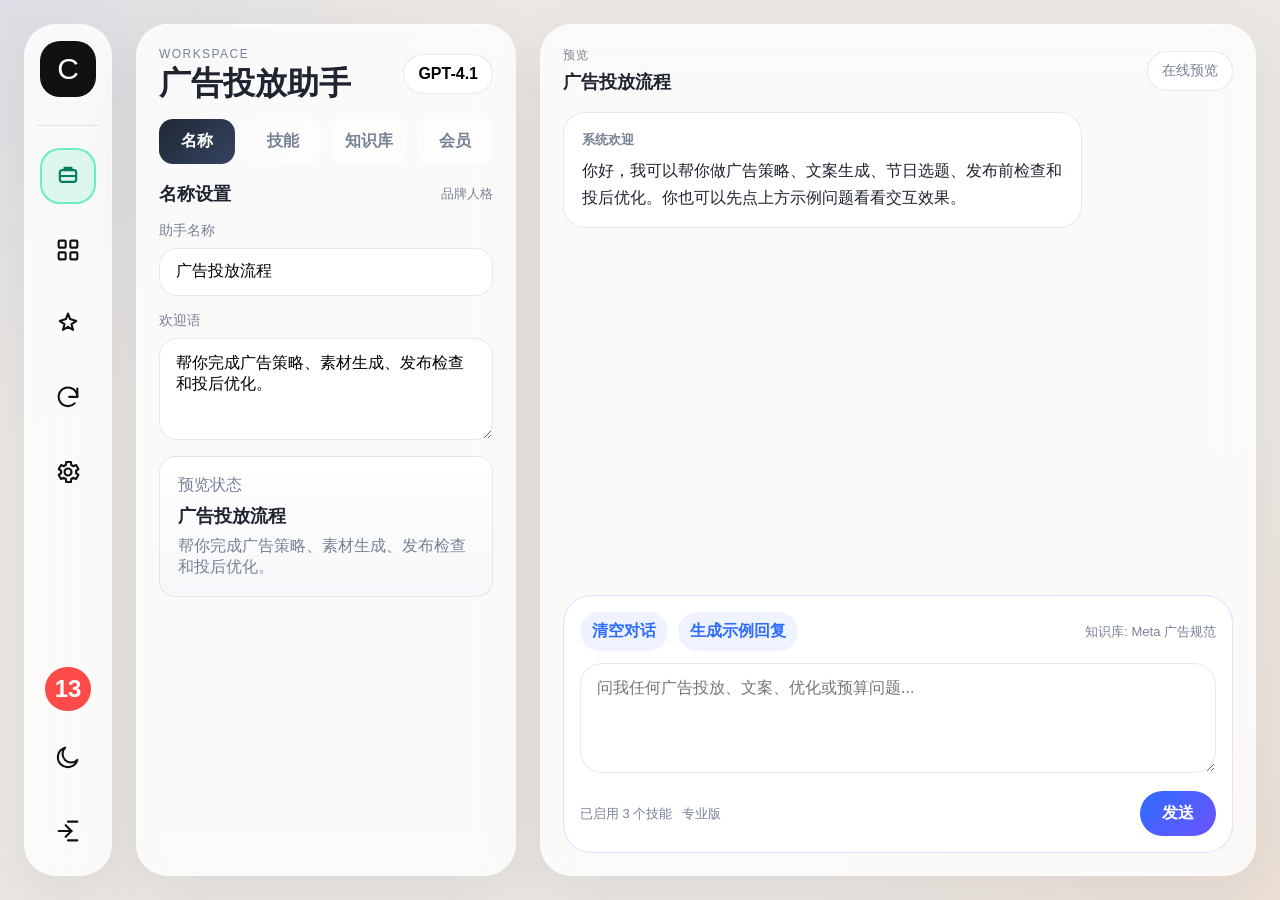
<file: frontend-demo/index.html>
<!DOCTYPE html>
<html lang="zh-CN">
  <head>
    <meta charset="UTF-8" />
    <meta name="viewport" content="width=device-width, initial-scale=1.0" />
    <title>广告投放助手 Demo</title>
    <link rel="stylesheet" href="./style.css" />
  </head>
  <body>
    <div class="app-shell">
      <aside class="primary-rail" aria-label="全局导航">
        <div class="rail-top">
          <div class="rail-avatar">C</div>
          <div class="rail-divider"></div>
          <a class="rail-link active" href="./index.html" title="对话工作台" aria-label="对话工作台">
            <span class="rail-icon">
              <svg viewBox="0 0 24 24" aria-hidden="true">
                <rect x="5" y="7" width="14" height="10" rx="2"></rect>
                <path d="M9 7V5h6v2"></path>
                <path d="M5 12h14"></path>
              </svg>
            </span>
          </a>
          <a class="rail-link" href="./admin.html" title="管理后台" aria-label="管理后台">
            <span class="rail-icon">
              <svg viewBox="0 0 24 24" aria-hidden="true">
                <rect x="4" y="4" width="6" height="6" rx="1"></rect>
                <rect x="14" y="4" width="6" height="6" rx="1"></rect>
                <rect x="4" y="14" width="6" height="6" rx="1"></rect>
                <rect x="14" y="14" width="6" height="6" rx="1"></rect>
              </svg>
            </span>
          </a>
          <button class="rail-link" type="button" title="创意生成" aria-label="创意生成">
            <span class="rail-icon">
              <svg viewBox="0 0 24 24" aria-hidden="true">
                <path d="M12 3l1.8 4.8L19 9.5l-4 2.7 1.3 4.8L12 14.5 7.7 17l1.3-4.8-4-2.7 5.2-1.7L12 3z"></path>
              </svg>
            </span>
          </button>
          <button class="rail-link" type="button" title="刷新" aria-label="刷新">
            <span class="rail-icon">
              <svg viewBox="0 0 24 24" aria-hidden="true">
                <path d="M20 11a8 8 0 10-2.3 5.6"></path>
                <path d="M20 4v7h-7"></path>
              </svg>
            </span>
          </button>
          <button class="rail-link" type="button" title="设置" aria-label="设置">
            <span class="rail-icon">
              <svg viewBox="0 0 24 24" aria-hidden="true">
                <circle cx="12" cy="12" r="3"></circle>
                <path d="M19 12a7 7 0 00-.1-1l2-1.5-2-3.5-2.4 1a7 7 0 00-1.7-1l-.3-2.6h-4l-.3 2.6a7 7 0 00-1.7 1l-2.4-1-2 3.5 2 1.5a7 7 0 000 2l-2 1.5 2 3.5 2.4-1a7 7 0 001.7 1l.3 2.6h4l.3-2.6a7 7 0 001.7-1l2.4 1 2-3.5-2-1.5c.1-.3.1-.7.1-1z"></path>
              </svg>
            </span>
          </button>
        </div>

        <div class="rail-bottom">
          <div class="rail-badge">13</div>
          <button class="rail-link" type="button" title="夜间模式" aria-label="夜间模式">
            <span class="rail-icon">
              <svg viewBox="0 0 24 24" aria-hidden="true">
                <path d="M20 14.5A8.5 8.5 0 119.5 4 6.5 6.5 0 0020 14.5z"></path>
              </svg>
            </span>
          </button>
          <button class="rail-link" type="button" title="退出" aria-label="退出">
            <span class="rail-icon">
              <svg viewBox="0 0 24 24" aria-hidden="true">
                <path d="M10 17l5-5-5-5"></path>
                <path d="M15 12H4"></path>
                <path d="M20 20H12"></path>
                <path d="M20 4H12"></path>
              </svg>
            </span>
          </button>
        </div>
      </aside>

      <aside class="sidebar">
        <div class="brand-card">
          <div>
            <p class="eyebrow">Workspace</p>
            <h1>广告投放助手</h1>
          </div>
          <button class="model-chip" type="button">GPT-4.1</button>
        </div>

        <nav class="main-nav" aria-label="主导航">
          <button class="nav-item active" data-panel="name-panel" type="button">名称</button>
          <button class="nav-item" data-panel="skill-panel" type="button">技能</button>
          <button class="nav-item" data-panel="knowledge-panel" type="button">知识库</button>
          <button class="nav-item" data-panel="member-panel" type="button">会员</button>
        </nav>

        <section class="panel-stack">
          <div class="panel active" id="name-panel">
            <div class="panel-header">
              <h2>名称设置</h2>
              <span>品牌人格</span>
            </div>
            <label class="field">
              <span>助手名称</span>
              <input id="assistant-name" type="text" value="广告投放流程" />
            </label>
            <label class="field">
              <span>欢迎语</span>
              <textarea id="welcome-copy" rows="4">帮你完成广告策略、素材生成、发布检查和投后优化。</textarea>
            </label>
            <div class="mini-card">
              <p>预览状态</p>
              <strong id="name-preview">广告投放流程</strong>
              <span id="copy-preview">帮你完成广告策略、素材生成、发布检查和投后优化。</span>
            </div>
          </div>

          <div class="panel" id="skill-panel">
            <div class="panel-header">
              <h2>技能配置</h2>
              <span>可交互切换</span>
            </div>
            <div class="skill-list">
              <label class="toggle-row">
                <input type="checkbox" checked data-skill="Google 搜索" />
                <span class="toggle-mark"></span>
                <span>Google 搜索</span>
              </label>
              <label class="toggle-row">
                <input type="checkbox" checked data-skill="图片搜索" />
                <span class="toggle-mark"></span>
                <span>图片搜索</span>
              </label>
              <label class="toggle-row">
                <input type="checkbox" checked data-skill="节日信息" />
                <span class="toggle-mark"></span>
                <span>节日信息</span>
              </label>
              <label class="toggle-row">
                <input type="checkbox" data-skill="ROI 估算" />
                <span class="toggle-mark"></span>
                <span>ROI 估算</span>
              </label>
            </div>
            <div class="tag-box" id="enabled-skills"></div>
          </div>

          <div class="panel" id="knowledge-panel">
            <div class="panel-header">
              <h2>知识库</h2>
              <span>静态演示</span>
            </div>
            <label class="upload-card" for="knowledge-upload">
              <input
                id="knowledge-upload"
                type="file"
                accept=".txt,.md,.json,.csv,.pdf,.doc,.docx"
                multiple
                hidden
              />
              <strong>上传知识库内容</strong>
              <span>支持 txt、md、json、csv、pdf、doc、docx，仅做前端演示，不会真实入库。</span>
            </label>
            <div class="knowledge-list">
              <button class="knowledge-item active" type="button">Meta 广告规范</button>
              <button class="knowledge-item" type="button">Google Ads 节日投放</button>
              <button class="knowledge-item" type="button">北美户外品类词库</button>
            </div>
            <div class="upload-list-wrap">
              <div class="panel-header">
                <h2>已上传内容</h2>
                <span id="upload-count">0 个文件</span>
              </div>
              <div class="upload-list" id="upload-list">
                <p class="upload-empty">还没有上传文件，可以添加品牌资料、节日规划或产品卖点文档。</p>
              </div>
            </div>
            <div class="mini-card">
              <p>当前挂载</p>
              <strong id="knowledge-preview">Meta 广告规范</strong>
              <span>用于回答文案合规、投放规则和平台差异问题。</span>
            </div>
          </div>

          <div class="panel" id="member-panel">
            <div class="panel-header">
              <h2>会员等级</h2>
              <span>套餐演示</span>
            </div>
            <div class="membership-grid">
              <button class="membership-card active" data-plan="专业版" type="button">
                <strong>专业版</strong>
                <span>多技能联动</span>
              </button>
              <button class="membership-card" data-plan="团队版" type="button">
                <strong>团队版</strong>
                <span>知识库协作</span>
              </button>
              <button class="membership-card" data-plan="企业版" type="button">
                <strong>企业版</strong>
                <span>自动化发布</span>
              </button>
            </div>
            <div class="mini-card accent">
              <p>当前套餐</p>
              <strong id="plan-preview">专业版</strong>
              <span>支持基础工作流、聊天交互和策略建议。</span>
            </div>
          </div>
        </section>
      </aside>

      <main class="chat-stage">
        <div class="chat-card">
          <header class="chat-header">
            <div>
              <p class="eyebrow">预览</p>
              <h2 id="chat-title">广告投放流程</h2>
            </div>
            <div class="status-pill">
              <span class="status-dot"></span>
              在线预览
            </div>
          </header>

          <section class="hero-card" id="hero-card">
            <div class="hero-icon">AI</div>
            <h3 id="hero-title">广告投放流程</h3>
            <p id="hero-copy">帮你完成广告策略、素材生成、发布检查和投后优化。</p>
            <div class="suggestions">
              <button class="suggestion-chip" type="button">写 3 条英文广告文案</button>
              <button class="suggestion-chip" type="button">分析为什么 CTR 很低</button>
              <button class="suggestion-chip" type="button">规划母亲节投放节奏</button>
            </div>
          </section>

          <section class="messages" id="messages" aria-live="polite"></section>

          <form class="composer" id="chat-form">
            <div class="composer-toolbar">
              <div class="toolbar-left">
                <button class="tool-btn" type="button" id="clear-chat">清空对话</button>
                <button class="tool-btn" type="button" id="demo-reply">生成示例回复</button>
              </div>
              <div class="toolbar-right">
                <span id="active-knowledge">知识库: Meta 广告规范</span>
              </div>
            </div>
            <label class="composer-field">
              <textarea
                id="chat-input"
                rows="3"
                placeholder="问我任何广告投放、文案、优化或预算问题..."
              ></textarea>
            </label>
            <div class="composer-footer">
              <div class="footer-meta">
                <span id="skill-count">已启用 3 个技能</span>
                <span id="member-badge">专业版</span>
              </div>
              <button class="send-btn" type="submit">发送</button>
            </div>
          </form>
        </div>
      </main>
    </div>

    <script src="./script.js"></script>
  </body>
</html>
</file>
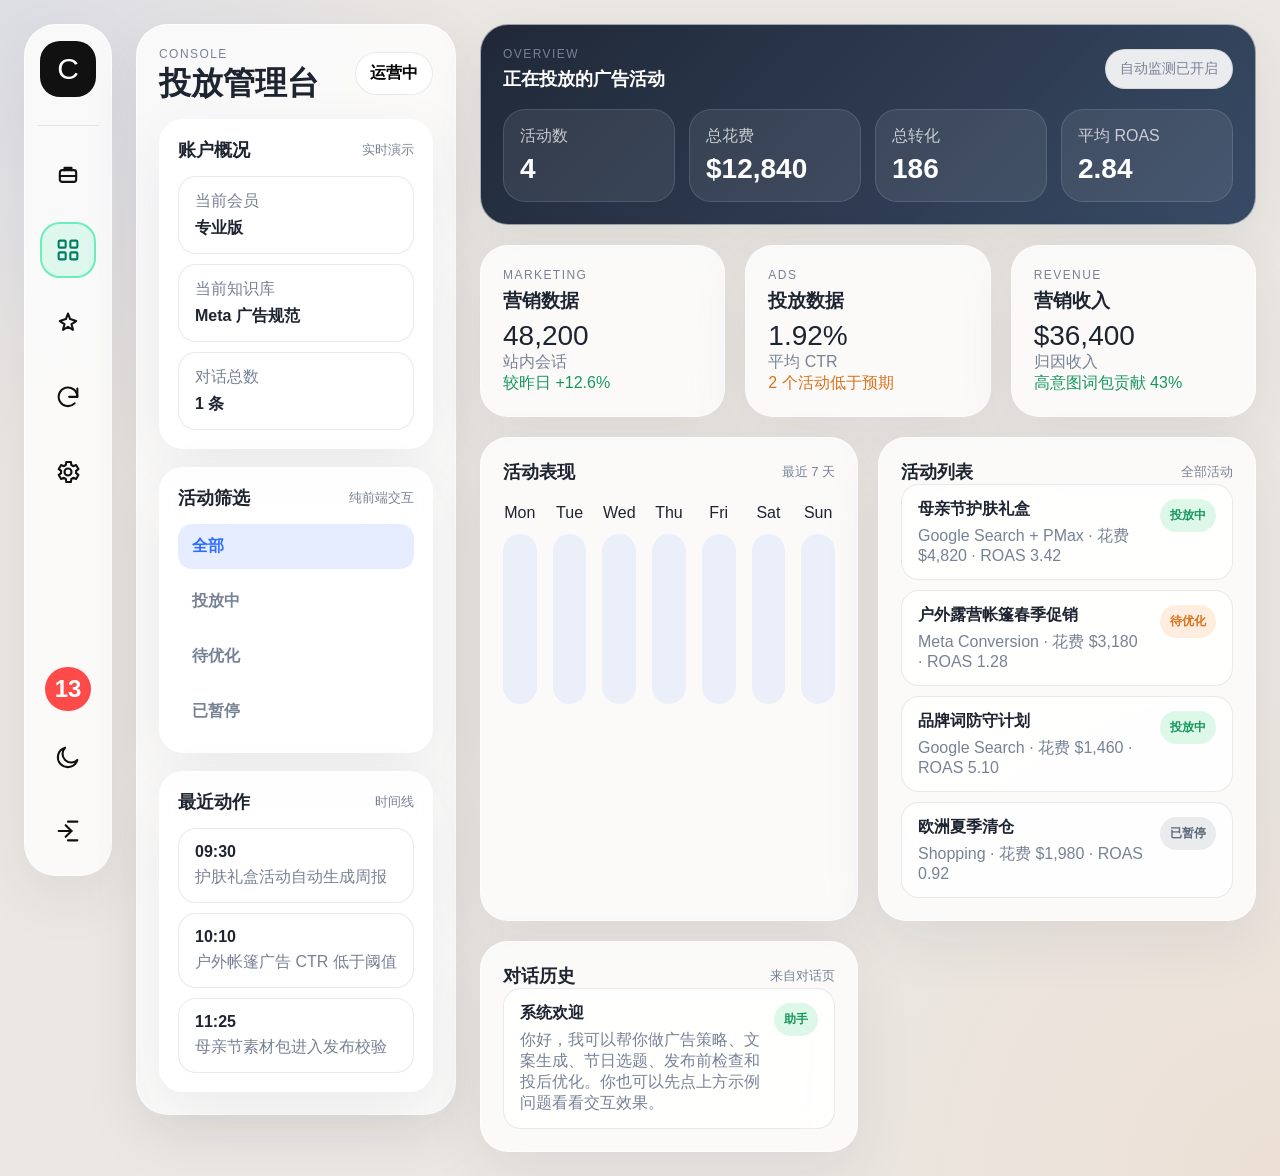
<file: frontend-demo/admin.html>
<!DOCTYPE html>
<html lang="zh-CN">
  <head>
    <meta charset="UTF-8" />
    <meta name="viewport" content="width=device-width, initial-scale=1.0" />
    <title>广告投放助手管理台</title>
    <link rel="stylesheet" href="./style.css" />
    <link rel="stylesheet" href="./admin.css" />
  </head>
  <body>
    <div class="app-shell admin-shell">
      <aside class="primary-rail" aria-label="全局导航">
        <div class="rail-top">
          <div class="rail-avatar">C</div>
          <div class="rail-divider"></div>
          <a class="rail-link" href="./index.html" title="对话工作台" aria-label="对话工作台">
            <span class="rail-icon">
              <svg viewBox="0 0 24 24" aria-hidden="true">
                <rect x="5" y="7" width="14" height="10" rx="2"></rect>
                <path d="M9 7V5h6v2"></path>
                <path d="M5 12h14"></path>
              </svg>
            </span>
          </a>
          <a class="rail-link active" href="./admin.html" title="管理后台" aria-label="管理后台">
            <span class="rail-icon">
              <svg viewBox="0 0 24 24" aria-hidden="true">
                <rect x="4" y="4" width="6" height="6" rx="1"></rect>
                <rect x="14" y="4" width="6" height="6" rx="1"></rect>
                <rect x="4" y="14" width="6" height="6" rx="1"></rect>
                <rect x="14" y="14" width="6" height="6" rx="1"></rect>
              </svg>
            </span>
          </a>
          <button class="rail-link" type="button" title="创意生成" aria-label="创意生成">
            <span class="rail-icon">
              <svg viewBox="0 0 24 24" aria-hidden="true">
                <path d="M12 3l1.8 4.8L19 9.5l-4 2.7 1.3 4.8L12 14.5 7.7 17l1.3-4.8-4-2.7 5.2-1.7L12 3z"></path>
              </svg>
            </span>
          </button>
          <button class="rail-link" type="button" title="刷新" aria-label="刷新">
            <span class="rail-icon">
              <svg viewBox="0 0 24 24" aria-hidden="true">
                <path d="M20 11a8 8 0 10-2.3 5.6"></path>
                <path d="M20 4v7h-7"></path>
              </svg>
            </span>
          </button>
          <button class="rail-link" type="button" title="设置" aria-label="设置">
            <span class="rail-icon">
              <svg viewBox="0 0 24 24" aria-hidden="true">
                <circle cx="12" cy="12" r="3"></circle>
                <path d="M19 12a7 7 0 00-.1-1l2-1.5-2-3.5-2.4 1a7 7 0 00-1.7-1l-.3-2.6h-4l-.3 2.6a7 7 0 00-1.7 1l-2.4-1-2 3.5 2 1.5a7 7 0 000 2l-2 1.5 2 3.5 2.4-1a7 7 0 001.7 1l.3 2.6h4l.3-2.6a7 7 0 001.7-1l2.4 1 2-3.5-2-1.5c.1-.3.1-.7.1-1z"></path>
              </svg>
            </span>
          </button>
        </div>

        <div class="rail-bottom">
          <div class="rail-badge">13</div>
          <button class="rail-link" type="button" title="夜间模式" aria-label="夜间模式">
            <span class="rail-icon">
              <svg viewBox="0 0 24 24" aria-hidden="true">
                <path d="M20 14.5A8.5 8.5 0 119.5 4 6.5 6.5 0 0020 14.5z"></path>
              </svg>
            </span>
          </button>
          <button class="rail-link" type="button" title="退出" aria-label="退出">
            <span class="rail-icon">
              <svg viewBox="0 0 24 24" aria-hidden="true">
                <path d="M10 17l5-5-5-5"></path>
                <path d="M15 12H4"></path>
                <path d="M20 20H12"></path>
                <path d="M20 4H12"></path>
              </svg>
            </span>
          </button>
        </div>
      </aside>

      <aside class="sidebar admin-sidebar">
        <div class="brand-card">
          <div>
            <p class="eyebrow">Console</p>
            <h1>投放管理台</h1>
          </div>
          <button class="model-chip" type="button">运营中</button>
        </div>

        <section class="admin-filter-card">
          <div class="panel-header">
            <h2>账户概况</h2>
            <span>实时演示</span>
          </div>
          <div class="mini-stat-list">
            <div class="mini-stat">
              <span>当前会员</span>
              <strong id="admin-plan">专业版</strong>
            </div>
            <div class="mini-stat">
              <span>当前知识库</span>
              <strong id="admin-knowledge">Meta 广告规范</strong>
            </div>
            <div class="mini-stat">
              <span>对话总数</span>
              <strong id="admin-chat-count">1 条</strong>
            </div>
          </div>
        </section>

        <section class="admin-filter-card">
          <div class="panel-header">
            <h2>活动筛选</h2>
            <span>纯前端交互</span>
          </div>
          <div class="campaign-tabs">
            <button class="campaign-tab active" data-filter="all" type="button">全部</button>
            <button class="campaign-tab" data-filter="running" type="button">投放中</button>
            <button class="campaign-tab" data-filter="warning" type="button">待优化</button>
            <button class="campaign-tab" data-filter="paused" type="button">已暂停</button>
          </div>
        </section>

        <section class="admin-filter-card">
          <div class="panel-header">
            <h2>最近动作</h2>
            <span>时间线</span>
          </div>
          <div class="timeline-list">
            <div class="timeline-item">
              <strong>09:30</strong>
              <span>护肤礼盒活动自动生成周报</span>
            </div>
            <div class="timeline-item">
              <strong>10:10</strong>
              <span>户外帐篷广告 CTR 低于阈值</span>
            </div>
            <div class="timeline-item">
              <strong>11:25</strong>
              <span>母亲节素材包进入发布校验</span>
            </div>
          </div>
        </section>
      </aside>

      <main class="admin-stage">
        <section class="dashboard-grid">
          <div class="dashboard-card banner-card">
            <div class="banner-top">
              <div>
                <p class="eyebrow">Overview</p>
                <h2>正在投放的广告活动</h2>
              </div>
              <div class="status-pill">
                <span class="status-dot"></span>
                自动监测已开启
              </div>
            </div>
            <div class="highlight-row">
              <div class="highlight-item">
                <span>活动数</span>
                <strong id="campaign-total">4</strong>
              </div>
              <div class="highlight-item">
                <span>总花费</span>
                <strong>$12,840</strong>
              </div>
              <div class="highlight-item">
                <span>总转化</span>
                <strong>186</strong>
              </div>
              <div class="highlight-item">
                <span>平均 ROAS</span>
                <strong>2.84</strong>
              </div>
            </div>
          </div>

          <div class="dashboard-card metric-card">
            <p class="eyebrow">Marketing</p>
            <h3>营销数据</h3>
            <div class="metric-main">48,200</div>
            <span class="metric-label">站内会话</span>
            <div class="metric-trend positive">较昨日 +12.6%</div>
          </div>

          <div class="dashboard-card metric-card">
            <p class="eyebrow">Ads</p>
            <h3>投放数据</h3>
            <div class="metric-main">1.92%</div>
            <span class="metric-label">平均 CTR</span>
            <div class="metric-trend negative">2 个活动低于预期</div>
          </div>

          <div class="dashboard-card metric-card">
            <p class="eyebrow">Revenue</p>
            <h3>营销收入</h3>
            <div class="metric-main">$36,400</div>
            <span class="metric-label">归因收入</span>
            <div class="metric-trend positive">高意图词包贡献 43%</div>
          </div>

          <div class="dashboard-card chart-card">
            <div class="panel-header">
              <h2>活动表现</h2>
              <span>最近 7 天</span>
            </div>
            <div class="bar-chart" aria-label="活动表现图">
              <div class="bar-group"><span>Mon</span><div class="bar-track"><i style="height: 48%"></i></div></div>
              <div class="bar-group"><span>Tue</span><div class="bar-track"><i style="height: 72%"></i></div></div>
              <div class="bar-group"><span>Wed</span><div class="bar-track"><i style="height: 65%"></i></div></div>
              <div class="bar-group"><span>Thu</span><div class="bar-track"><i style="height: 85%"></i></div></div>
              <div class="bar-group"><span>Fri</span><div class="bar-track"><i style="height: 90%"></i></div></div>
              <div class="bar-group"><span>Sat</span><div class="bar-track"><i style="height: 58%"></i></div></div>
              <div class="bar-group"><span>Sun</span><div class="bar-track"><i style="height: 76%"></i></div></div>
            </div>
          </div>

          <div class="dashboard-card table-card">
            <div class="panel-header">
              <h2>活动列表</h2>
              <span id="campaign-filter-label">全部活动</span>
            </div>
            <div class="campaign-list" id="campaign-list"></div>
          </div>

          <div class="dashboard-card history-card">
            <div class="panel-header">
              <h2>对话历史</h2>
              <span id="history-meta">来自对话页</span>
            </div>
            <div class="history-list" id="history-list"></div>
          </div>
        </section>
      </main>
    </div>

    <script src="./admin.js"></script>
  </body>
</html>
</file>
<file: frontend-demo/style.css>
:root {
  --bg: #ebe7e2;
  --panel: rgba(255, 255, 255, 0.8);
  --panel-strong: #ffffff;
  --line: rgba(31, 42, 68, 0.1);
  --text: #1e2430;
  --muted: #788295;
  --accent: #2e6bff;
  --accent-soft: rgba(46, 107, 255, 0.12);
  --accent-warm: #ff8e42;
  --shadow: 0 20px 60px rgba(45, 50, 74, 0.08);
  --radius-xl: 32px;
  --radius-lg: 24px;
  --radius-md: 16px;
  --radius-sm: 12px;
}

* {
  box-sizing: border-box;
}

body {
  margin: 0;
  min-height: 100vh;
  overflow-x: hidden;
  font-family: "SF Pro Display", "PingFang SC", "Segoe UI", sans-serif;
  color: var(--text);
  background:
    radial-gradient(circle at top left, rgba(46, 107, 255, 0.08), transparent 28%),
    radial-gradient(circle at bottom right, rgba(255, 142, 66, 0.08), transparent 30%),
    var(--bg);
}

button,
input,
textarea {
  font: inherit;
}

button {
  cursor: pointer;
  border: 0;
  background: none;
}

a {
  color: inherit;
  text-decoration: none;
}

.app-shell {
  display: grid;
  grid-template-columns: 88px 380px minmax(0, 1fr);
  grid-template-areas: "rail sidebar main";
  gap: 24px;
  min-height: 100vh;
  padding: 24px;
}

.primary-rail,
.sidebar,
.chat-card {
  border: 1px solid rgba(255, 255, 255, 0.55);
  background: var(--panel);
  backdrop-filter: blur(18px);
  box-shadow: var(--shadow);
}

.primary-rail {
  grid-area: rail;
  border-radius: var(--radius-xl);
  padding: 16px 12px;
  display: flex;
  flex-direction: column;
  justify-content: space-between;
  align-items: center;
}

.sidebar {
  grid-area: sidebar;
  border-radius: var(--radius-xl);
  padding: 22px;
  display: flex;
  flex-direction: column;
  gap: 18px;
}

.chat-stage,
.admin-stage {
  grid-area: main;
  min-width: 0;
}

.brand-card,
.chat-header,
.composer-toolbar,
.composer-footer,
.panel-header,
.toggle-row,
.mini-card,
.membership-card,
.knowledge-item {
  display: flex;
  align-items: center;
  justify-content: space-between;
}

.brand-card {
  gap: 16px;
}

.eyebrow {
  margin: 0 0 6px;
  color: var(--muted);
  font-size: 12px;
  letter-spacing: 0.12em;
  text-transform: uppercase;
}

h1,
h2,
h3,
p {
  margin: 0;
}

h1 {
  font-size: 32px;
  line-height: 1.05;
}

h2 {
  font-size: 18px;
}

.model-chip,
.status-pill,
.tool-btn,
.send-btn,
.suggestion-chip,
.knowledge-item,
.membership-card,
.tag,
.nav-item,
.toggle-row,
.mini-card,
.composer,
.hero-card {
  transition: 180ms ease;
}

.model-chip,
.status-pill,
.tool-btn,
.send-btn,
.suggestion-chip,
.tag {
  border-radius: 999px;
}

.model-chip {
  padding: 10px 14px;
  background: var(--panel-strong);
  border: 1px solid var(--line);
  font-weight: 600;
}

.main-nav {
  display: grid;
  grid-template-columns: repeat(4, 1fr);
  gap: 10px;
}

.rail-top,
.rail-bottom {
  display: flex;
  flex-direction: column;
  align-items: center;
  gap: 18px;
  width: 100%;
}

.rail-avatar {
  width: 56px;
  height: 56px;
  border-radius: 20px;
  display: grid;
  place-items: center;
  background: #111111;
  color: #ffffff;
  font-size: 30px;
  line-height: 1;
}

.rail-divider {
  width: 100%;
  height: 1px;
  background: var(--line);
  margin: 10px 0 4px;
}

.rail-link {
  width: 56px;
  height: 56px;
  border-radius: 20px;
  display: grid;
  place-items: center;
  color: #111111;
  transition: 180ms ease;
}

.rail-link:hover {
  background: rgba(255, 255, 255, 0.7);
}

.rail-link.active {
  background: rgba(96, 235, 182, 0.18);
  box-shadow: inset 0 0 0 2px rgba(96, 235, 182, 0.9);
  color: #007d61;
}

.rail-icon {
  width: 28px;
  height: 28px;
  display: inline-flex;
}

.rail-icon svg {
  width: 100%;
  height: 100%;
}

.rail-icon svg,
.rail-icon svg * {
  stroke: currentColor;
  fill: none;
  stroke-width: 1.8;
  stroke-linecap: round;
  stroke-linejoin: round;
}

.rail-badge {
  min-width: 44px;
  height: 44px;
  padding: 0 10px;
  border-radius: 999px;
  display: grid;
  place-items: center;
  background: #ff4a4a;
  color: white;
  font-size: 24px;
  line-height: 1;
  font-weight: 700;
}

.nav-item {
  padding: 12px 8px;
  border-radius: 14px;
  background: rgba(255, 255, 255, 0.46);
  color: var(--muted);
  font-weight: 600;
}

.nav-item.active {
  background: linear-gradient(135deg, #202838, #34445f);
  color: white;
}

.panel-stack {
  flex: 1;
  display: flex;
  flex-direction: column;
}

.panel {
  display: none;
  flex-direction: column;
  gap: 16px;
}

.panel.active {
  display: flex;
}

.panel-header span {
  color: var(--muted);
  font-size: 13px;
}

.field {
  display: flex;
  flex-direction: column;
  gap: 8px;
}

.upload-card,
.upload-item {
  border: 1px dashed rgba(46, 107, 255, 0.26);
  background: rgba(255, 255, 255, 0.72);
  border-radius: 20px;
}

.upload-card {
  display: flex;
  flex-direction: column;
  gap: 8px;
  padding: 18px;
  cursor: pointer;
}

.upload-card strong {
  font-size: 16px;
}

.upload-card span,
.upload-empty,
.upload-meta {
  color: var(--muted);
  font-size: 13px;
}

.field span {
  font-size: 14px;
  color: var(--muted);
}

.field input,
.field textarea,
.composer-field textarea {
  width: 100%;
  border: 1px solid var(--line);
  background: rgba(255, 255, 255, 0.9);
  border-radius: 18px;
  padding: 14px 16px;
  outline: none;
  resize: vertical;
}

.field input:focus,
.field textarea:focus,
.composer-field textarea:focus {
  border-color: rgba(46, 107, 255, 0.45);
  box-shadow: 0 0 0 4px rgba(46, 107, 255, 0.08);
}

.mini-card {
  flex-direction: column;
  align-items: flex-start;
  gap: 8px;
  padding: 18px;
  border-radius: var(--radius-md);
  background: linear-gradient(180deg, rgba(255, 255, 255, 0.9), rgba(246, 247, 250, 0.92));
  border: 1px solid var(--line);
}

.mini-card p,
.mini-card span {
  color: var(--muted);
}

.mini-card strong {
  font-size: 18px;
}

.mini-card.accent {
  background: linear-gradient(160deg, rgba(46, 107, 255, 0.12), rgba(255, 255, 255, 0.94));
}

.skill-list,
.knowledge-list,
.membership-grid,
.upload-list {
  display: flex;
  flex-direction: column;
  gap: 10px;
}

.upload-list-wrap {
  display: flex;
  flex-direction: column;
  gap: 10px;
}

.upload-item {
  display: flex;
  align-items: flex-start;
  justify-content: space-between;
  gap: 12px;
  padding: 14px 16px;
}

.upload-item strong {
  display: block;
  margin-bottom: 6px;
}

.upload-item button {
  flex-shrink: 0;
  padding: 8px 12px;
  border-radius: 999px;
  background: var(--accent-soft);
  color: var(--accent);
  font-weight: 600;
}

.toggle-row,
.knowledge-item,
.membership-card {
  padding: 14px 16px;
  border-radius: 18px;
  border: 1px solid var(--line);
  background: rgba(255, 255, 255, 0.82);
}

.toggle-row {
  justify-content: flex-start;
  gap: 12px;
  position: relative;
}

.toggle-row input {
  position: absolute;
  opacity: 0;
}

.toggle-mark {
  width: 18px;
  height: 18px;
  border-radius: 6px;
  border: 1px solid rgba(46, 107, 255, 0.32);
  background: white;
  position: relative;
}

.toggle-row input:checked + .toggle-mark {
  background: var(--accent);
  border-color: var(--accent);
}

.toggle-row input:checked + .toggle-mark::after {
  content: "";
  position: absolute;
  inset: 4px;
  border-radius: 2px;
  background: white;
}

.tag-box {
  display: flex;
  flex-wrap: wrap;
  gap: 8px;
}

.tag {
  display: inline-flex;
  padding: 8px 12px;
  background: var(--accent-soft);
  color: var(--accent);
  font-size: 13px;
  font-weight: 600;
}

.knowledge-item,
.membership-card {
  text-align: left;
}

.knowledge-item.active,
.membership-card.active {
  border-color: rgba(46, 107, 255, 0.22);
  background: linear-gradient(135deg, rgba(46, 107, 255, 0.14), rgba(255, 255, 255, 0.94));
}

.knowledge-item:hover,
.membership-card:hover,
.suggestion-chip:hover,
.tool-btn:hover,
.send-btn:hover,
.nav-item:hover {
  transform: translateY(-1px);
}

.chat-stage {
  min-width: 0;
}

.chat-card {
  min-height: calc(100vh - 48px);
  border-radius: var(--radius-xl);
  padding: 22px;
  display: flex;
  flex-direction: column;
  gap: 18px;
}

.status-pill {
  gap: 8px;
  padding: 10px 14px;
  background: rgba(255, 255, 255, 0.9);
  border: 1px solid var(--line);
  color: var(--muted);
  font-size: 14px;
}

.status-dot {
  width: 8px;
  height: 8px;
  border-radius: 50%;
  background: #12c26d;
}

.hero-card {
  position: relative;
  overflow: hidden;
  padding: 28px;
  border-radius: 28px;
  background:
    linear-gradient(160deg, rgba(32, 40, 56, 0.96), rgba(58, 77, 105, 0.92)),
    #1f2634;
  color: white;
}

.hero-card::after {
  content: "";
  position: absolute;
  inset: auto -50px -60px auto;
  width: 220px;
  height: 220px;
  border-radius: 50%;
  background: rgba(255, 255, 255, 0.06);
}

.hero-icon {
  width: 56px;
  height: 56px;
  border-radius: 18px;
  display: grid;
  place-items: center;
  background: rgba(255, 255, 255, 0.12);
  font-weight: 700;
  margin-bottom: 18px;
}

.hero-card h3 {
  font-size: 34px;
  margin-bottom: 10px;
}

.hero-card p {
  max-width: 760px;
  color: rgba(255, 255, 255, 0.75);
  margin-bottom: 18px;
}

.suggestions {
  display: flex;
  flex-wrap: wrap;
  gap: 10px;
}

.suggestion-chip {
  padding: 12px 16px;
  background: rgba(255, 255, 255, 0.08);
  border: 1px solid rgba(255, 255, 255, 0.14);
  color: white;
}

.messages {
  flex: 1;
  display: flex;
  flex-direction: column;
  gap: 14px;
  min-height: 220px;
  overflow: auto;
  padding-right: 4px;
}

.message {
  max-width: min(78%, 760px);
  padding: 16px 18px;
  border-radius: 22px;
  border: 1px solid var(--line);
  line-height: 1.7;
  animation: rise-in 180ms ease;
}

.message.user {
  align-self: flex-end;
  background: linear-gradient(135deg, rgba(46, 107, 255, 0.14), rgba(255, 255, 255, 0.92));
}

.message.assistant {
  align-self: flex-start;
  background: rgba(255, 255, 255, 0.9);
}

.message strong {
  display: block;
  margin-bottom: 6px;
  font-size: 13px;
  color: var(--muted);
}

.composer {
  padding: 16px;
  border-radius: 28px;
  background: rgba(255, 255, 255, 0.86);
  border: 1px solid rgba(46, 107, 255, 0.18);
}

.composer-toolbar {
  margin-bottom: 12px;
  gap: 16px;
}

.toolbar-left,
.footer-meta {
  display: flex;
  align-items: center;
  gap: 10px;
  flex-wrap: wrap;
}

.toolbar-right,
.footer-meta span {
  color: var(--muted);
  font-size: 13px;
}

.tool-btn {
  padding: 9px 12px;
  background: rgba(46, 107, 255, 0.08);
  color: var(--accent);
  font-weight: 600;
}

.composer-field textarea {
  min-height: 110px;
  border-radius: 22px;
}

.composer-footer {
  margin-top: 14px;
  gap: 12px;
}

.send-btn {
  padding: 12px 22px;
  background: linear-gradient(135deg, var(--accent), #6d54ff);
  color: white;
  font-weight: 700;
}

.admin-shell {
  grid-template-columns: 88px 320px minmax(0, 1fr);
  grid-template-areas: "rail sidebar main";
  align-items: start;
}

.admin-sidebar,
.admin-stage,
.dashboard-grid,
.dashboard-card,
.campaign-row,
.history-item {
  min-width: 0;
}

.admin-stage {
  width: 100%;
  align-self: start;
}

.admin-filter-card,
.dashboard-card {
  border: 1px solid rgba(255, 255, 255, 0.55);
  background: var(--panel);
  backdrop-filter: blur(18px);
  box-shadow: var(--shadow);
}

.admin-filter-card {
  border-radius: 24px;
  padding: 18px;
  display: flex;
  flex-direction: column;
  gap: 14px;
}

.mini-stat-list,
.timeline-list,
.campaign-tabs,
.history-list,
.campaign-list {
  display: flex;
  flex-direction: column;
  gap: 10px;
}

.mini-stat,
.timeline-item,
.campaign-row,
.history-item {
  padding: 14px 16px;
  border-radius: 18px;
  background: rgba(255, 255, 255, 0.82);
  border: 1px solid var(--line);
}

.mini-stat,
.timeline-item {
  display: flex;
  flex-direction: column;
  gap: 6px;
}

.campaign-tab {
  padding: 12px 14px;
  border-radius: 14px;
  background: rgba(255, 255, 255, 0.65);
  color: var(--muted);
  text-align: left;
  font-weight: 700;
}

.campaign-tab.active {
  background: var(--accent-soft);
  color: var(--accent);
}

.dashboard-grid {
  display: grid;
  grid-template-columns: repeat(12, minmax(0, 1fr));
  gap: 20px;
  width: 100%;
}

.dashboard-card {
  border-radius: 28px;
  padding: 22px;
}

.banner-card {
  grid-column: span 12;
  display: grid;
  gap: 18px;
  background:
    linear-gradient(135deg, rgba(32, 40, 56, 0.96), rgba(58, 77, 105, 0.92)),
    #1f2634;
  color: white;
}

.banner-top {
  display: flex;
  align-items: center;
  justify-content: space-between;
  gap: 16px;
}

.highlight-row {
  display: grid;
  grid-template-columns: repeat(4, minmax(0, 1fr));
  gap: 14px;
}

.highlight-item {
  padding: 16px;
  border-radius: 22px;
  background: rgba(255, 255, 255, 0.08);
  border: 1px solid rgba(255, 255, 255, 0.12);
}

.highlight-item span,
.metric-label,
.campaign-meta,
.history-sub,
.mini-stat span,
.timeline-item span {
  color: var(--muted);
}

.banner-card .highlight-item span,
.banner-card .metric-label,
.banner-card .metric-trend {
  color: rgba(255, 255, 255, 0.72);
}

.highlight-item strong,
.metric-main {
  display: block;
  margin-top: 6px;
  font-size: 28px;
}

.metric-card {
  grid-column: span 4;
}

.chart-card,
.table-card,
.history-card {
  grid-column: span 6;
}

.metric-trend.positive {
  color: #16975d;
}

.metric-trend.negative {
  color: #d9721d;
}

.bar-chart {
  display: grid;
  grid-template-columns: repeat(7, 1fr);
  gap: 16px;
  align-items: end;
  min-height: 220px;
  padding-top: 18px;
}

.bar-group {
  display: flex;
  flex-direction: column;
  align-items: center;
  gap: 12px;
}

.bar-track {
  width: 100%;
  min-height: 170px;
  border-radius: 18px;
  background: rgba(46, 107, 255, 0.08);
  display: flex;
  align-items: end;
  padding: 10px;
}

.bar-track i {
  display: block;
  width: 100%;
  border-radius: 12px;
  background: linear-gradient(180deg, #78a5ff, #2e6bff);
}

.campaign-row,
.history-item {
  display: flex;
  align-items: flex-start;
  justify-content: space-between;
  gap: 14px;
}

.campaign-main,
.history-main {
  display: flex;
  flex-direction: column;
  gap: 6px;
  min-width: 0;
}

.campaign-main strong,
.history-main strong,
.campaign-meta,
.history-sub {
  word-break: break-word;
}

.campaign-status {
  padding: 8px 10px;
  border-radius: 999px;
  font-size: 12px;
  font-weight: 700;
  white-space: nowrap;
}

.campaign-status.running {
  background: rgba(18, 194, 109, 0.14);
  color: #16975d;
}

.campaign-status.warning {
  background: rgba(255, 142, 66, 0.16);
  color: #d9721d;
}

.campaign-status.paused {
  background: rgba(120, 130, 149, 0.16);
  color: #5d687c;
}

@keyframes rise-in {
  from {
    opacity: 0;
    transform: translateY(10px);
  }

  to {
    opacity: 1;
    transform: translateY(0);
  }
}

@media (max-width: 1080px) {
  .app-shell {
    grid-template-columns: 1fr;
    grid-template-areas:
      "rail"
      "sidebar"
      "main";
  }

  .admin-shell {
    grid-template-columns: 1fr;
    grid-template-areas:
      "rail"
      "sidebar"
      "main";
  }

  .primary-rail {
    flex-direction: row;
    justify-content: space-between;
    align-items: center;
    padding: 12px 16px;
  }

  .rail-top,
  .rail-bottom {
    flex-direction: row;
    width: auto;
  }

  .rail-divider,
  .rail-badge {
    display: none;
  }

  .chat-card {
    min-height: auto;
  }

  .message {
    max-width: 100%;
  }

  .metric-card,
  .chart-card,
  .table-card,
  .history-card {
    grid-column: span 12;
  }
}

@media (max-width: 720px) {
  .app-shell {
    padding: 14px;
    gap: 14px;
  }

  .sidebar,
  .chat-card {
    border-radius: 24px;
    padding: 16px;
  }

  .main-nav {
    grid-template-columns: repeat(2, 1fr);
  }

  .highlight-row {
    grid-template-columns: 1fr;
  }

  .hero-card h3 {
    font-size: 28px;
  }

  .composer-toolbar,
  .composer-footer,
  .chat-header,
  .banner-top {
    align-items: flex-start;
    flex-direction: column;
  }
}
</file>
<file: frontend-demo/admin.css>
body {
  overflow-x: hidden;
}

.admin-shell {
  display: grid !important;
  grid-template-columns: 88px 320px minmax(0, 1fr) !important;
  grid-template-areas: "rail sidebar main" !important;
  align-items: start !important;
}

.admin-shell > .primary-rail {
  grid-area: rail !important;
  position: sticky;
  top: 24px;
  height: calc(100vh - 48px);
}

.admin-shell > .admin-sidebar {
  grid-area: sidebar !important;
  position: sticky;
  top: 24px;
  align-self: start;
}

.admin-shell > .admin-stage {
  grid-area: main !important;
  min-width: 0;
  width: 100%;
  align-self: start;
}

.admin-stage .dashboard-grid {
  display: grid !important;
  grid-template-columns: repeat(12, minmax(0, 1fr)) !important;
  gap: 20px !important;
  width: 100% !important;
}

.admin-stage .banner-card {
  grid-column: 1 / -1 !important;
}

.admin-stage .metric-card {
  grid-column: span 4 !important;
}

.admin-stage .chart-card,
.admin-stage .table-card,
.admin-stage .history-card {
  grid-column: span 6 !important;
}

.admin-stage .dashboard-card,
.admin-stage .campaign-row,
.admin-stage .history-item,
.admin-stage .campaign-main,
.admin-stage .history-main {
  min-width: 0;
}

.admin-stage .campaign-main strong,
.admin-stage .history-main strong,
.admin-stage .campaign-meta,
.admin-stage .history-sub {
  word-break: break-word;
}

.primary-rail .rail-icon svg,
.primary-rail .rail-icon svg * {
  fill: none !important;
  stroke: currentColor !important;
  stroke-width: 1.8 !important;
  stroke-linecap: round !important;
  stroke-linejoin: round !important;
}

@media (max-width: 1080px) {
  .admin-shell {
    grid-template-columns: 1fr !important;
    grid-template-areas:
      "rail"
      "sidebar"
      "main" !important;
  }

  .admin-shell > .primary-rail,
  .admin-shell > .admin-sidebar {
    position: static;
    height: auto;
  }

  .admin-stage .metric-card,
  .admin-stage .chart-card,
  .admin-stage .table-card,
  .admin-stage .history-card {
    grid-column: 1 / -1 !important;
  }
}
</file>
